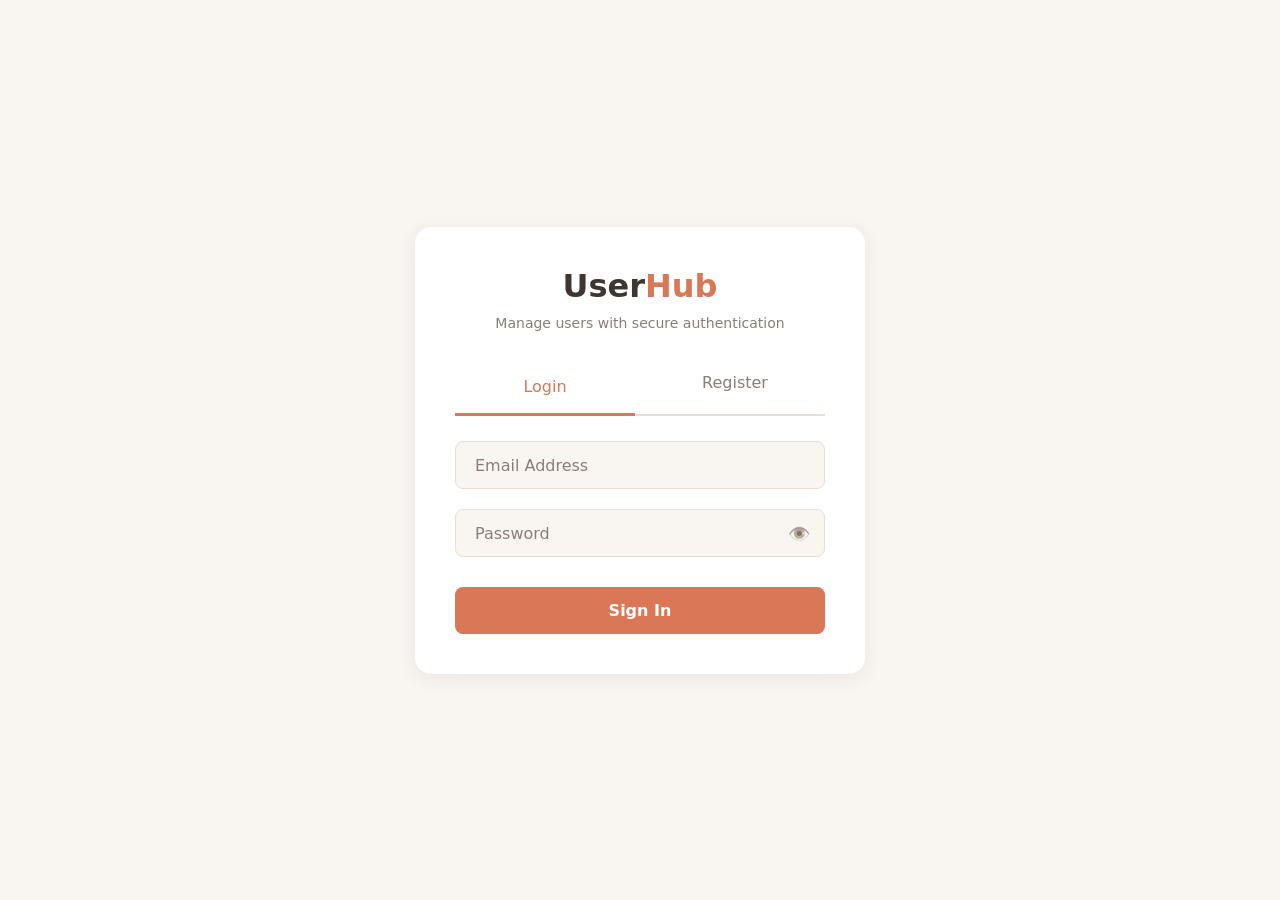
<file: frontend/index.html>
<!DOCTYPE html>
<html lang="en">
<head>
    <meta charset="UTF-8">
    <meta name="viewport" content="width=device-width, initial-scale=1.0">
    <title>UserHub - Login</title>
    <link rel="stylesheet" href="css/style.css">
</head>
<body>
    <div class="auth-container">
        <div class="auth-card">
            <h1 class="logo">User<span class="highlight">Hub</span></h1>
            <p class="subtitle">Manage users with secure authentication</p>
            
            <div class="tabs">
                <button class="tab-btn active" onclick="switchTab('login')">Login</button>
                <button class="tab-btn" onclick="switchTab('register')">Register</button>
            </div>

            <!-- Login Form -->
            <form id="loginForm" class="auth-form active">
                <div class="input-group">
                    <input type="email" id="loginEmail" required placeholder=" " autocomplete="email">
                    <label>Email Address</label>
                </div>
                <div class="input-group">
                    <input type="password" id="loginPassword" required placeholder=" " autocomplete="current-password">
                    <label>Password</label>
                    <span class="toggle-password" onclick="togglePassword('loginPassword')">👁️</span>
                </div>
                <button type="submit" class="btn-primary" id="loginBtn">
                    <span class="btn-text">Sign In</span>
                    <span class="btn-loader hidden">Loading...</span>
                </button>
            </form>

            <!-- Register Form -->
            <form id="registerForm" class="auth-form">
                <div class="input-group">
                    <input type="text" id="regName" required placeholder=" " autocomplete="name">
                    <label>Full Name</label>
                </div>
                <div class="input-group">
                    <input type="email" id="regEmail" required placeholder=" " autocomplete="email">
                    <label>Email Address</label>
                </div>
                <div class="input-group">
                    <input type="password" id="regPassword" required placeholder=" " autocomplete="new-password" minlength="6">
                    <label>Password (min 6 characters)</label>
                </div>
                <div class="input-group">
                    <input type="password" id="regConfirmPassword" required placeholder=" " autocomplete="new-password">
                    <label>Confirm Password</label>
                </div>
                <div class="input-group">
                    <select id="regRole" required>
                        <option value="user">User</option>
                        <option value="admin">Admin</option>
                    </select>
                </div>
                <button type="submit" class="btn-primary" id="registerBtn">
                    <span class="btn-text">Create Account</span>
                    <span class="btn-loader hidden">Creating...</span>
                </button>
            </form>
        </div>
    </div>

    <!-- Toast Container -->
    <div id="toastContainer" class="toast-container"></div>

    <script src="js/app.js"></script>
</body>
</html>
</file>
<file: frontend/css/style.css>
/* --- Warm Color Palette & Variables --- */
:root {
    --bg-color: #F9F5F0;
    --card-bg: #FFFFFF;
    --primary: #D97757;
    --primary-hover: #C06040;
    --primary-light: #FDECE8;
    --text-main: #3E3632;
    --text-muted: #8A7E78;
    --border: #E8DFD8;
    --danger: #C0392B;
    --danger-light: #FDECEA;
    --success: #27AE60;
    --success-light: #E8F8F0;
    --warning: #F39C12;
    --shadow: 0 4px 20px rgba(62, 54, 50, 0.08);
    --shadow-lg: 0 10px 40px rgba(62, 54, 50, 0.12);
}

* { margin: 0; padding: 0; box-sizing: border-box; font-family: 'Segoe UI', system-ui, sans-serif; }
body { background-color: var(--bg-color); color: var(--text-main); min-height: 100vh; }
.hidden { display: none !important; }
.highlight { color: var(--primary); }
.text-muted { color: var(--text-muted); font-size: 14px; }
.text-center { text-align: center; }

/* --- Auth Page --- */
.auth-container { display: flex; justify-content: center; align-items: center; min-height: 100vh; padding: 20px; }
.auth-card { background: var(--card-bg); padding: 40px; border-radius: 16px; box-shadow: var(--shadow); width: 100%; max-width: 450px; }
.logo { text-align: center; font-size: 32px; margin-bottom: 10px; color: var(--text-main); }
.subtitle { text-align: center; color: var(--text-muted); margin-bottom: 30px; font-size: 14px; }

.tabs { display: flex; gap: 10px; margin-bottom: 25px; border-bottom: 2px solid var(--border); padding-bottom: 10px; }
.tab-btn { flex: 1; padding: 12px; background: transparent; border: none; color: var(--text-muted); font-size: 16px; cursor: pointer; transition: 0.3s; font-weight: 500; }
.tab-btn.active { color: var(--primary); border-bottom: 3px solid var(--primary); margin-bottom: -12px; }

.auth-form { display: none; animation: fadeIn 0.4s ease; }
.auth-form.active { display: block; }
@keyframes fadeIn { from { opacity: 0; transform: translateY(10px); } to { opacity: 1; transform: translateY(0); } }

/* --- Inputs --- */
.input-group { position: relative; margin-bottom: 20px; }
.input-group input, .input-group select { width: 100%; padding: 14px 15px; border: 1px solid var(--border); border-radius: 8px; background: var(--bg-color); color: var(--text-main); font-size: 15px; outline: none; transition: 0.3s; }
.input-group input:focus, .input-group select:focus { border-color: var(--primary); background: var(--card-bg); box-shadow: 0 0 0 3px var(--primary-light); }
.input-group label { position: absolute; left: 15px; top: 50%; transform: translateY(-50%); color: var(--text-muted); pointer-events: none; transition: 0.3s; background: transparent; padding: 0 5px; }
.input-group input:focus + label, .input-group input:not(:placeholder-shown) + label { top: 0; font-size: 12px; color: var(--primary); background: var(--card-bg); }
.input-group select option { background: var(--card-bg); }
.toggle-password { position: absolute; right: 15px; top: 50%; transform: translateY(-50%); cursor: pointer; font-size: 18px; opacity: 0.6; transition: 0.3s; }
.toggle-password:hover { opacity: 1; }

/* --- Buttons --- */
.btn-primary { width: 100%; padding: 14px; background: var(--primary); color: white; border: none; border-radius: 8px; font-size: 16px; font-weight: 600; cursor: pointer; transition: 0.3s; margin-top: 10px; position: relative; overflow: hidden; }
.btn-primary:hover { background: var(--primary-hover); transform: translateY(-2px); box-shadow: 0 5px 15px rgba(217, 119, 87, 0.3); }
.btn-primary:active { transform: translateY(0); }
.btn-primary:disabled { opacity: 0.6; cursor: not-allowed; }
.btn-sm { padding: 8px 16px; font-size: 14px; width: auto; }
.btn-outline { background: transparent; border: 1px solid var(--border); color: var(--text-main); padding: 8px 16px; border-radius: 6px; cursor: pointer; transition: 0.3s; font-size: 14px; }
.btn-outline:hover { border-color: var(--primary); color: var(--primary); }
.btn-loader { display: inline-block; }
.btn-loader.hidden { display: none; }

/* --- Navbar --- */
.navbar { background: var(--card-bg); padding: 15px 30px; display: flex; justify-content: space-between; align-items: center; box-shadow: 0 2px 10px rgba(0,0,0,0.05); position: sticky; top: 0; z-index: 100; }
.nav-brand { font-size: 24px; font-weight: 700; }
.nav-user { display: flex; align-items: center; gap: 15px; }
.role-badge { background: var(--primary-light); color: var(--primary); padding: 5px 12px; border-radius: 20px; font-size: 12px; font-weight: 600; text-transform: uppercase; letter-spacing: 0.5px; }
.role-badge.admin { background: var(--success-light); color: var(--success); }
.btn-logout { padding: 8px 16px; background: transparent; border: 1px solid var(--danger); color: var(--danger); border-radius: 6px; cursor: pointer; transition: 0.3s; font-size: 14px; }
.btn-logout:hover { background: var(--danger); color: white; }

/* --- Dashboard --- */
.dashboard-container { padding: 30px; max-width: 1400px; margin: 0 auto; }
.header { margin-bottom: 30px; display: flex; justify-content: space-between; align-items: flex-start; flex-wrap: wrap; gap: 20px; }
.header h2 { font-size: 28px; margin-bottom: 5px; }
.header-actions { display: flex; gap: 15px; align-items: center; flex-wrap: wrap; }
.search-box { position: relative; }
.search-box input { padding: 10px 40px 10px 15px; border: 1px solid var(--border); border-radius: 8px; background: var(--card-bg); font-size: 14px; width: 250px; transition: 0.3s; }
.search-box input:focus { border-color: var(--primary); outline: none; box-shadow: 0 0 0 3px var(--primary-light); }
.search-box span { position: absolute; right: 15px; top: 50%; transform: translateY(-50%); opacity: 0.5; }

.stats { display: flex; gap: 20px; margin-bottom: 30px; flex-wrap: wrap; }
.stat-card { background: var(--card-bg); padding: 25px; border-radius: 12px; box-shadow: var(--shadow); text-align: center; min-width: 150px; flex: 1; transition: 0.3s; }
.stat-card:hover { transform: translateY(-5px); box-shadow: var(--shadow-lg); }
.stat-card span { display: block; font-size: 32px; font-weight: 700; color: var(--primary); margin-bottom: 5px; }
.stat-card p { font-size: 13px; color: var(--text-muted); text-transform: uppercase; letter-spacing: 1px; }

/* --- Table --- */
.table-container { background: var(--card-bg); border-radius: 12px; box-shadow: var(--shadow); overflow-x: auto; }
table { width: 100%; border-collapse: collapse; }
th, td { padding: 16px; text-align: left; border-bottom: 1px solid var(--border); }
th { color: var(--text-muted); font-size: 12px; text-transform: uppercase; letter-spacing: 1px; font-weight: 600; background: var(--bg-color); }
tr:last-child td { border-bottom: none; }
tr:hover { background: var(--bg-color); }
.loading-row td { text-align: center; padding: 40px; color: var(--text-muted); }
.empty-state { padding: 40px; text-align: center; color: var(--text-muted); }
.btn-delete { background: var(--danger-light); color: var(--danger); border: none; padding: 6px 12px; border-radius: 6px; cursor: pointer; font-size: 12px; transition: 0.2s; }
.btn-delete:hover { background: var(--danger); color: white; }
.btn-edit { background: var(--primary-light); color: var(--primary); border: none; padding: 6px 12px; border-radius: 6px; cursor: pointer; font-size: 12px; transition: 0.2s; margin-right: 5px; }
.btn-edit:hover { background: var(--primary); color: white; }

/* --- Profile --- */
.profile-container { max-width: 700px; margin: 0 auto; }
.profile-header { text-align: center; margin-bottom: 30px; }
.profile-avatar { width: 100px; height: 100px; background: var(--primary); color: white; border-radius: 50%; display: flex; align-items: center; justify-content: center; font-size: 40px; font-weight: 700; margin: 0 auto 20px; }
.profile-header h2 { font-size: 28px; margin-bottom: 10px; }
.profile-card { background: var(--card-bg); padding: 30px; border-radius: 12px; box-shadow: var(--shadow); margin-bottom: 20px; }
.card-header { display: flex; justify-content: space-between; align-items: center; margin-bottom: 20px; padding-bottom: 15px; border-bottom: 1px solid var(--border); }
.card-header h3 { font-size: 20px; }
.profile-details { display: grid; gap: 20px; }
.detail-item { display: flex; justify-content: space-between; padding: 15px 0; border-bottom: 1px solid var(--border); }
.detail-item:last-child { border-bottom: none; }
.detail-item .label { color: var(--text-muted); font-weight: 600; font-size: 14px; }
.detail-item .value { color: var(--text-main); font-weight: 500; }
.security-info { padding: 10px 0; }

/* --- Modal --- */
.modal { position: fixed; top: 0; left: 0; width: 100%; height: 100%; background: rgba(62, 54, 50, 0.5); display: flex; align-items: center; justify-content: center; z-index: 1000; backdrop-filter: blur(4px); }
.modal-content { background: var(--card-bg); padding: 30px; border-radius: 16px; width: 90%; max-width: 450px; box-shadow: var(--shadow-lg); animation: modalSlide 0.3s ease; }
@keyframes modalSlide { from { opacity: 0; transform: translateY(-20px); } to { opacity: 1; transform: translateY(0); } }
.modal-header { display: flex; justify-content: space-between; align-items: center; margin-bottom: 25px; }
.modal-header h3 { font-size: 22px; }
.modal-close { background: none; border: none; font-size: 28px; cursor: pointer; color: var(--text-muted); transition: 0.3s; }
.modal-close:hover { color: var(--danger); }
.modal-actions { display: flex; gap: 10px; justify-content: flex-end; margin-top: 25px; }
.modal-actions .btn-primary { width: auto; margin: 0; }

/* --- Toast Notifications --- */
.toast-container { position: fixed; top: 20px; right: 20px; z-index: 2000; display: flex; flex-direction: column; gap: 10px; }
.toast { background: var(--card-bg); padding: 15px 20px; border-radius: 8px; box-shadow: var(--shadow-lg); display: flex; align-items: center; gap: 12px; min-width: 300px; animation: toastSlide 0.3s ease; border-left: 4px solid var(--primary); }
.toast.success { border-left-color: var(--success); }
.toast.error { border-left-color: var(--danger); }
.toast.warning { border-left-color: var(--warning); }
@keyframes toastSlide { from { opacity: 0; transform: translateX(100%); } to { opacity: 1; transform: translateX(0); } }
.toast-icon { font-size: 20px; }
.toast-content { flex: 1; }
.toast-title { font-weight: 600; margin-bottom: 3px; }
.toast-message { font-size: 13px; color: var(--text-muted); }
.toast-close { background: none; border: none; cursor: pointer; color: var(--text-muted); font-size: 18px; transition: 0.3s; }
.toast-close:hover { color: var(--text-main); }

/* --- Responsive --- */
@media (max-width: 768px) {
    .navbar { flex-direction: column; gap: 15px; padding: 15px; }
    .dashboard-container { padding: 15px; }
    .header { flex-direction: column; }
    .header-actions { width: 100%; flex-direction: column; }
    .search-box input { width: 100%; }
    .stats { flex-direction: column; }
    .stat-card { min-width: 100%; }
    th, td { padding: 12px 8px; font-size: 14px; }
    .profile-card { padding: 20px; }
    .modal-content { width: 95%; padding: 20px; }
    .toast-container { left: 20px; right: 20px; }
    .toast { min-width: auto; }
}
</file>
